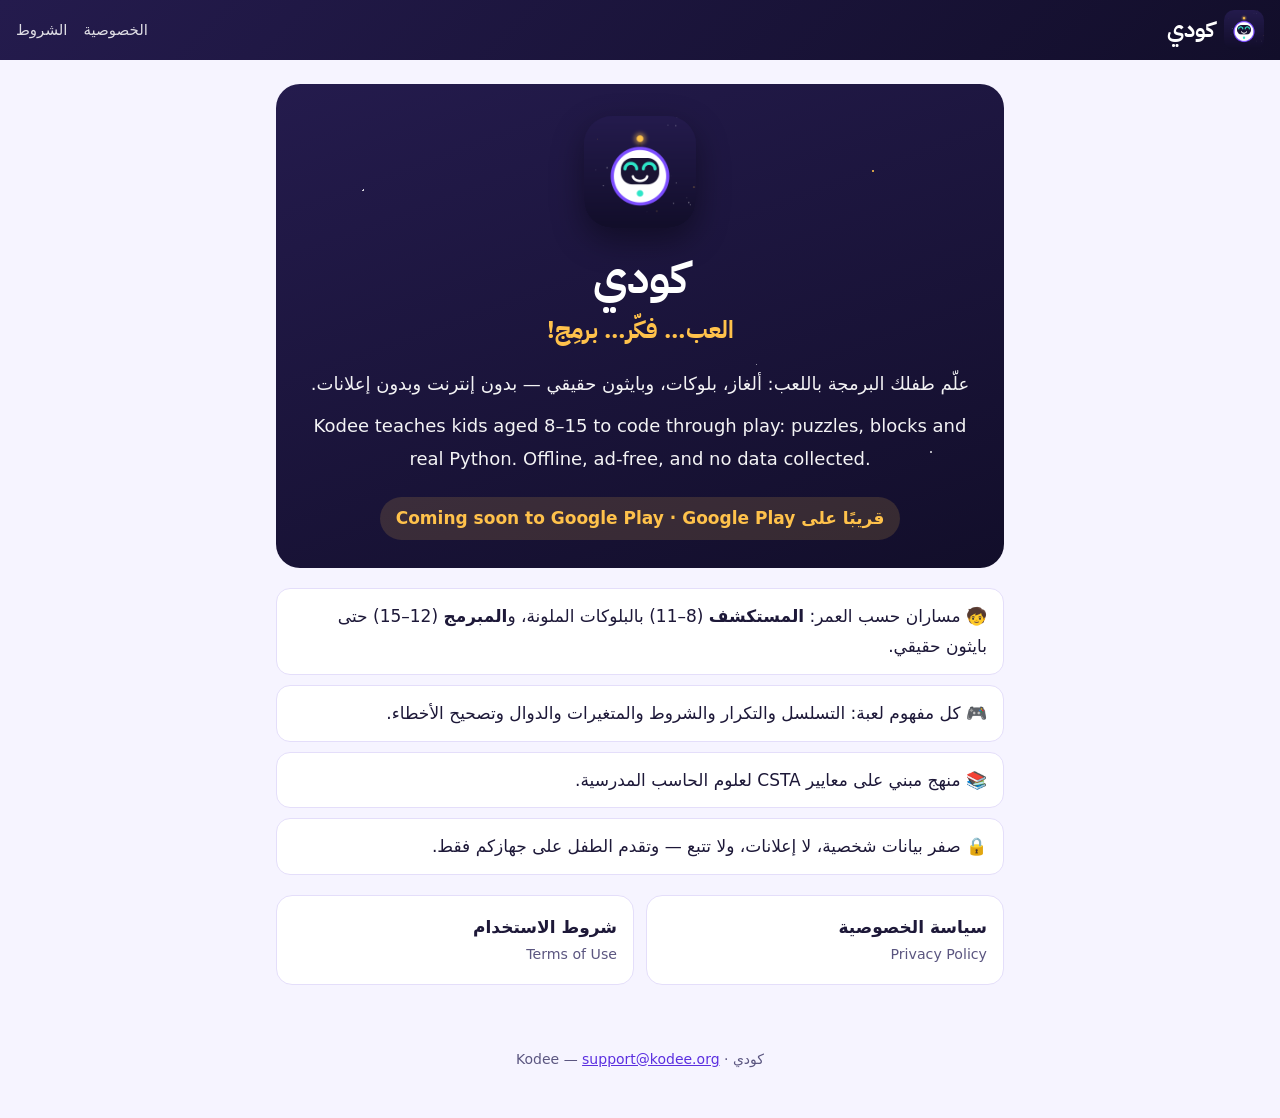
<file: index.html>
<!doctype html>
<html lang="ar" dir="rtl">
<head>
<meta charset="utf-8">
<meta name="viewport" content="width=device-width, initial-scale=1">
<title>كودي — العب… فكّر… برمِج!</title>
<meta name="description" content="كودي يعلّم الأطفال من 8 إلى 15 سنة البرمجة باللعب: ألغاز وبلوكات وبايثون حقيقي، بدون إنترنت وبدون إعلانات.">
<meta name="color-scheme" content="light dark">
<link rel="icon" type="image/png" href="assets/icon.png">
<link rel="stylesheet" href="assets/site.css">
</head>
<body>
<header class="top">
<a class="brand" href="./"><img src="assets/icon.png" alt="" width="40" height="40"><span>كودي</span></a>
<nav><a href="privacy/">الخصوصية</a><a href="terms/">الشروط</a></nav>
</header>
<main>
<section class="hero">
<img class="hero-icon" src="assets/icon.png" alt="أيقونة كودي: وجه الروبوت بوجي" width="112" height="112">
<h1>كودي</h1>
<p class="slogan">العب… فكّر… برمِج!</p>
<p class="lead">علّم طفلك البرمجة باللعب: ألغاز، بلوكات، وبايثون حقيقي — بدون إنترنت وبدون إعلانات.</p>
<p class="lead" lang="en" dir="ltr">Kodee teaches kids aged 8–15 to code through play: puzzles, blocks and real Python. Offline, ad-free, and no data collected.</p>
<p class="soon">قريبًا على Google Play · <span lang="en" dir="ltr">Coming soon to Google Play</span></p>
</section>
<ul class="facts">
<li>🧒 مساران حسب العمر: <b>المستكشف</b> (8–11) بالبلوكات الملونة، و<b>المبرمج</b> (12–15) حتى بايثون حقيقي.</li>
<li>🎮 كل مفهوم لعبة: التسلسل والتكرار والشروط والمتغيرات والدوال وتصحيح الأخطاء.</li>
<li>📚 منهج مبني على معايير CSTA لعلوم الحاسب المدرسية.</li>
<li>🔒 صفر بيانات شخصية، لا إعلانات، ولا تتبع — وتقدم الطفل على جهازكم فقط.</li>
</ul>
<nav class="links" aria-label="الوثائق">
<a class="card" href="privacy/">سياسة الخصوصية<small lang="en">Privacy Policy</small></a>
<a class="card" href="terms/">شروط الاستخدام<small lang="en">Terms of Use</small></a>
</nav>
</main>
<footer>
<p>كودي · Kodee — <a href="mailto:support@kodee.org">support@kodee.org</a></p>
</footer>
</body>
</html>
</file>
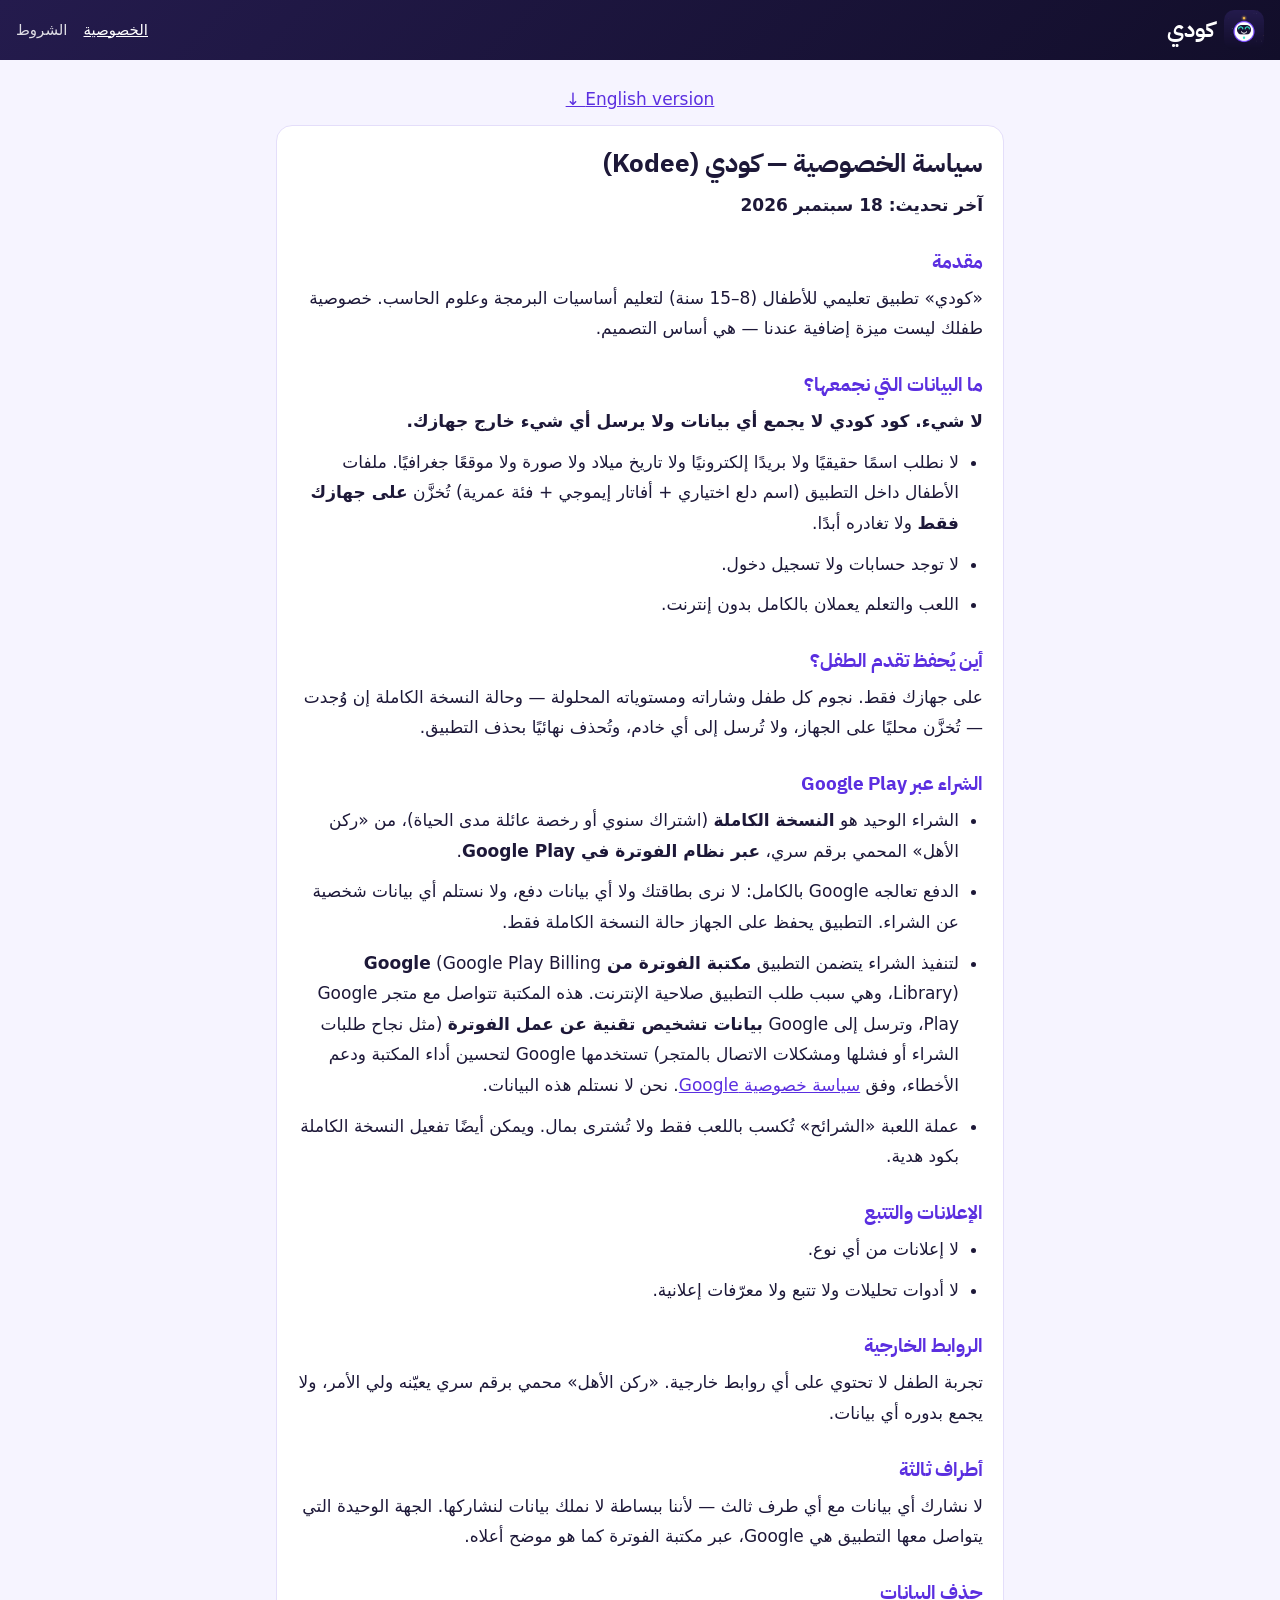
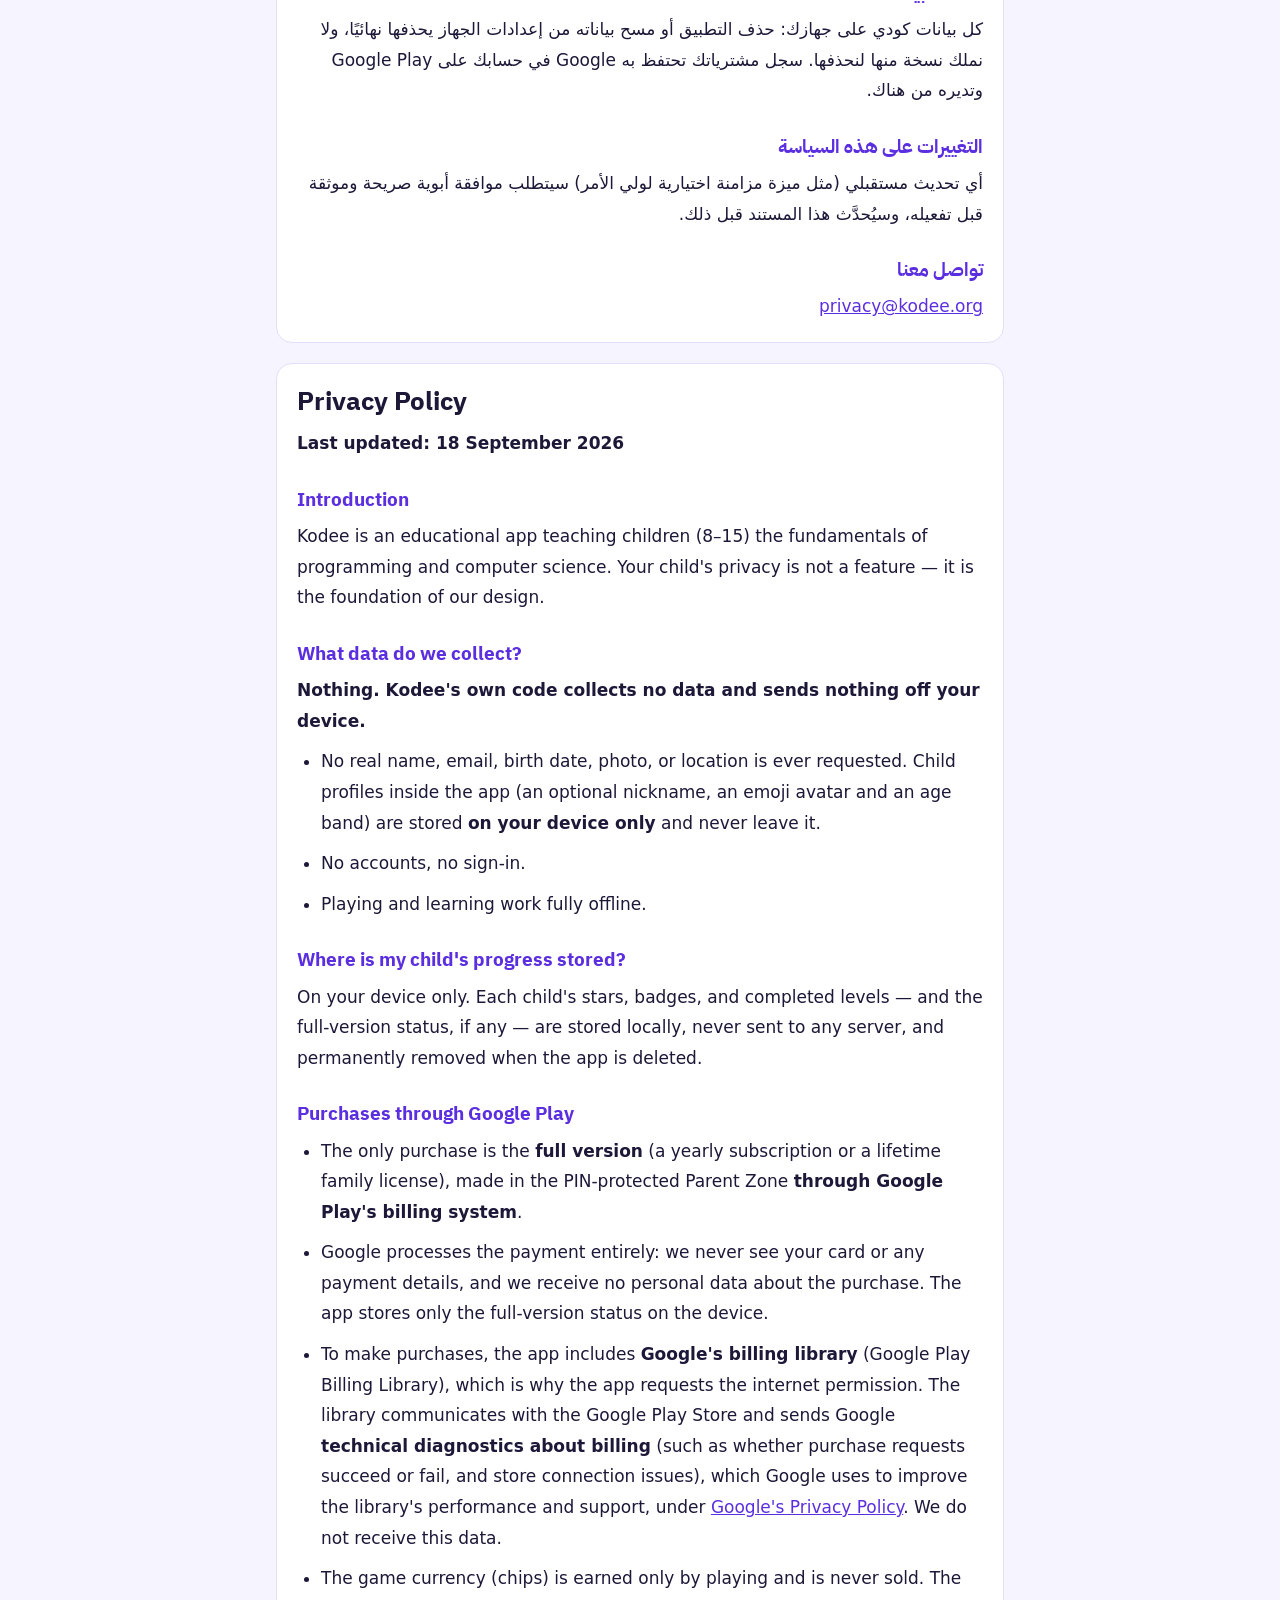
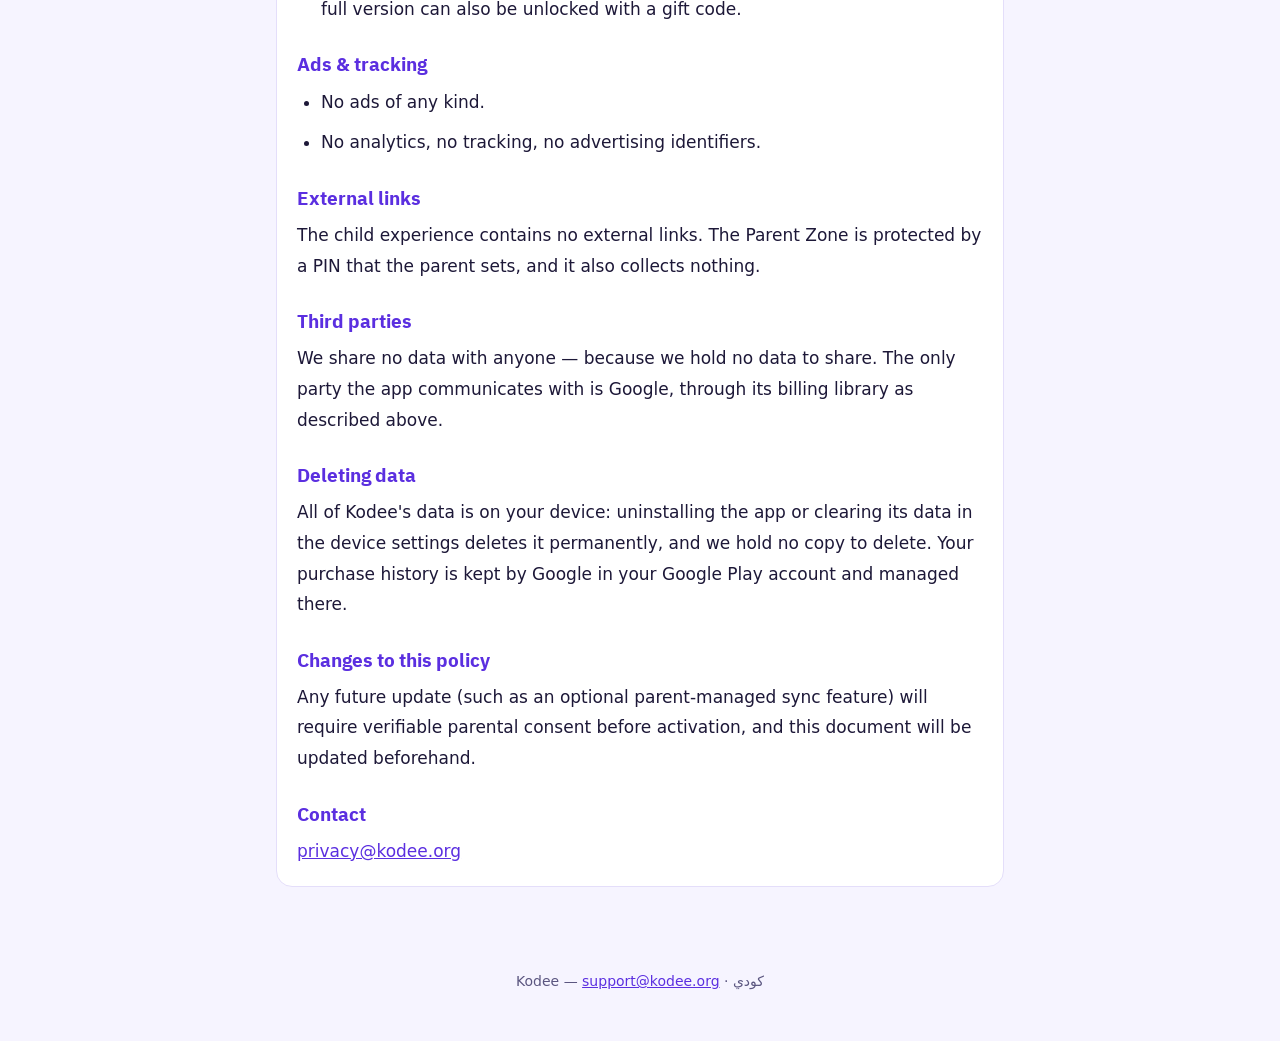
<file: privacy/index.html>
<!doctype html>
<html lang="ar" dir="rtl">
<head>
<meta charset="utf-8">
<meta name="viewport" content="width=device-width, initial-scale=1">
<title>سياسة الخصوصية — كودي (Kodee) | Privacy Policy</title>
<meta name="description" content="سياسة الخصوصية — كودي (Kodee) — Privacy Policy">
<meta name="color-scheme" content="light dark">
<link rel="icon" type="image/png" href="../assets/icon.png">
<link rel="stylesheet" href="../assets/site.css">
</head>
<body>
<header class="top">
<a class="brand" href="../"><img src="../assets/icon.png" alt="" width="40" height="40"><span>كودي</span></a>
<nav><a href="../privacy/" aria-current="page">الخصوصية</a><a href="../terms/">الشروط</a></nav>
</header>
<main>
<article class="doc">
<p class="jump"><a href="#en" lang="en">English version ↓</a></p>
<section lang="ar" dir="rtl">
<h1>سياسة الخصوصية — كودي (Kodee)</h1>
<p><strong>آخر تحديث: 18 سبتمبر 2026</strong></p>
<h2>مقدمة</h2>
<p>«كودي» تطبيق تعليمي للأطفال (8–15 سنة) لتعليم أساسيات البرمجة وعلوم الحاسب. خصوصية طفلك ليست ميزة إضافية عندنا — هي أساس التصميم.</p>
<h2>ما البيانات التي نجمعها؟</h2>
<p><strong>لا شيء. كود كودي لا يجمع أي بيانات ولا يرسل أي شيء خارج جهازك.</strong></p>
<ul>
<li>لا نطلب اسمًا حقيقيًا ولا بريدًا إلكترونيًا ولا تاريخ ميلاد ولا صورة ولا موقعًا جغرافيًا. ملفات الأطفال داخل التطبيق (اسم دلع اختياري + أفاتار إيموجي + فئة عمرية) تُخزَّن <strong>على جهازك فقط</strong> ولا تغادره أبدًا.</li>
<li>لا توجد حسابات ولا تسجيل دخول.</li>
<li>اللعب والتعلم يعملان بالكامل بدون إنترنت.</li>
</ul>
<h2>أين يُحفظ تقدم الطفل؟</h2>
<p>على جهازك فقط. نجوم كل طفل وشاراته ومستوياته المحلولة — وحالة النسخة الكاملة إن وُجدت — تُخزَّن محليًا على الجهاز، ولا تُرسل إلى أي خادم، وتُحذف نهائيًا بحذف التطبيق.</p>
<h2>الشراء عبر Google Play</h2>
<ul>
<li>الشراء الوحيد هو <strong>النسخة الكاملة</strong> (اشتراك سنوي أو رخصة عائلة مدى الحياة)، من «ركن الأهل» المحمي برقم سري، <strong>عبر نظام الفوترة في Google Play</strong>.</li>
<li>الدفع تعالجه Google بالكامل: لا نرى بطاقتك ولا أي بيانات دفع، ولا نستلم أي بيانات شخصية عن الشراء. التطبيق يحفظ على الجهاز حالة النسخة الكاملة فقط.</li>
<li>لتنفيذ الشراء يتضمن التطبيق <strong>مكتبة الفوترة من Google</strong> (Google Play Billing Library)، وهي سبب طلب التطبيق صلاحية الإنترنت. هذه المكتبة تتواصل مع متجر Google Play، وترسل إلى Google <strong>بيانات تشخيص تقنية عن عمل الفوترة</strong> (مثل نجاح طلبات الشراء أو فشلها ومشكلات الاتصال بالمتجر) تستخدمها Google لتحسين أداء المكتبة ودعم الأخطاء، وفق <a href="https://policies.google.com/privacy" rel="noopener noreferrer">سياسة خصوصية Google</a>. نحن لا نستلم هذه البيانات.</li>
<li>عملة اللعبة «الشرائح» تُكسب باللعب فقط ولا تُشترى بمال. ويمكن أيضًا تفعيل النسخة الكاملة بكود هدية.</li>
</ul>
<h2>الإعلانات والتتبع</h2>
<ul>
<li>لا إعلانات من أي نوع.</li>
<li>لا أدوات تحليلات ولا تتبع ولا معرّفات إعلانية.</li>
</ul>
<h2>الروابط الخارجية</h2>
<p>تجربة الطفل لا تحتوي على أي روابط خارجية. «ركن الأهل» محمي برقم سري يعيّنه ولي الأمر، ولا يجمع بدوره أي بيانات.</p>
<h2>أطراف ثالثة</h2>
<p>لا نشارك أي بيانات مع أي طرف ثالث — لأننا ببساطة لا نملك بيانات لنشاركها. الجهة الوحيدة التي يتواصل معها التطبيق هي Google، عبر مكتبة الفوترة كما هو موضح أعلاه.</p>
<h2>حذف البيانات</h2>
<p>كل بيانات كودي على جهازك: حذف التطبيق أو مسح بياناته من إعدادات الجهاز يحذفها نهائيًا، ولا نملك نسخة منها لنحذفها. سجل مشترياتك تحتفظ به Google في حسابك على Google Play وتديره من هناك.</p>
<h2>التغييرات على هذه السياسة</h2>
<p>أي تحديث مستقبلي (مثل ميزة مزامنة اختيارية لولي الأمر) سيتطلب موافقة أبوية صريحة وموثقة قبل تفعيله، وسيُحدَّث هذا المستند قبل ذلك.</p>
<h2>تواصل معنا</h2>
<p><a href="mailto:privacy@kodee.org">privacy@kodee.org</a></p>
</section>
<section lang="en" dir="ltr" id="en">
<h1>Privacy Policy</h1>
<p><strong>Last updated: 18 September 2026</strong></p>
<h2>Introduction</h2>
<p>Kodee is an educational app teaching children (8–15) the fundamentals of programming and computer science. Your child's privacy is not a feature — it is the foundation of our design.</p>
<h2>What data do we collect?</h2>
<p><strong>Nothing. Kodee's own code collects no data and sends nothing off your device.</strong></p>
<ul>
<li>No real name, email, birth date, photo, or location is ever requested. Child profiles inside the app (an optional nickname, an emoji avatar and an age band) are stored <strong>on your device only</strong> and never leave it.</li>
<li>No accounts, no sign-in.</li>
<li>Playing and learning work fully offline.</li>
</ul>
<h2>Where is my child's progress stored?</h2>
<p>On your device only. Each child's stars, badges, and completed levels — and the full-version status, if any — are stored locally, never sent to any server, and permanently removed when the app is deleted.</p>
<h2>Purchases through Google Play</h2>
<ul>
<li>The only purchase is the <strong>full version</strong> (a yearly subscription or a lifetime family license), made in the PIN-protected Parent Zone <strong>through Google Play's billing system</strong>.</li>
<li>Google processes the payment entirely: we never see your card or any payment details, and we receive no personal data about the purchase. The app stores only the full-version status on the device.</li>
<li>To make purchases, the app includes <strong>Google's billing library</strong> (Google Play Billing Library), which is why the app requests the internet permission. The library communicates with the Google Play Store and sends Google <strong>technical diagnostics about billing</strong> (such as whether purchase requests succeed or fail, and store connection issues), which Google uses to improve the library's performance and support, under <a href="https://policies.google.com/privacy" rel="noopener noreferrer">Google's Privacy Policy</a>. We do not receive this data.</li>
<li>The game currency (chips) is earned only by playing and is never sold. The full version can also be unlocked with a gift code.</li>
</ul>
<h2>Ads &amp; tracking</h2>
<ul>
<li>No ads of any kind.</li>
<li>No analytics, no tracking, no advertising identifiers.</li>
</ul>
<h2>External links</h2>
<p>The child experience contains no external links. The Parent Zone is protected by a PIN that the parent sets, and it also collects nothing.</p>
<h2>Third parties</h2>
<p>We share no data with anyone — because we hold no data to share. The only party the app communicates with is Google, through its billing library as described above.</p>
<h2>Deleting data</h2>
<p>All of Kodee's data is on your device: uninstalling the app or clearing its data in the device settings deletes it permanently, and we hold no copy to delete. Your purchase history is kept by Google in your Google Play account and managed there.</p>
<h2>Changes to this policy</h2>
<p>Any future update (such as an optional parent-managed sync feature) will require verifiable parental consent before activation, and this document will be updated beforehand.</p>
<h2>Contact</h2>
<p><a href="mailto:privacy@kodee.org">privacy@kodee.org</a></p>
</section>
</article>
</main>
<footer>
<p>كودي · Kodee — <a href="mailto:support@kodee.org">support@kodee.org</a></p>
</footer>
</body>
</html>
</file>
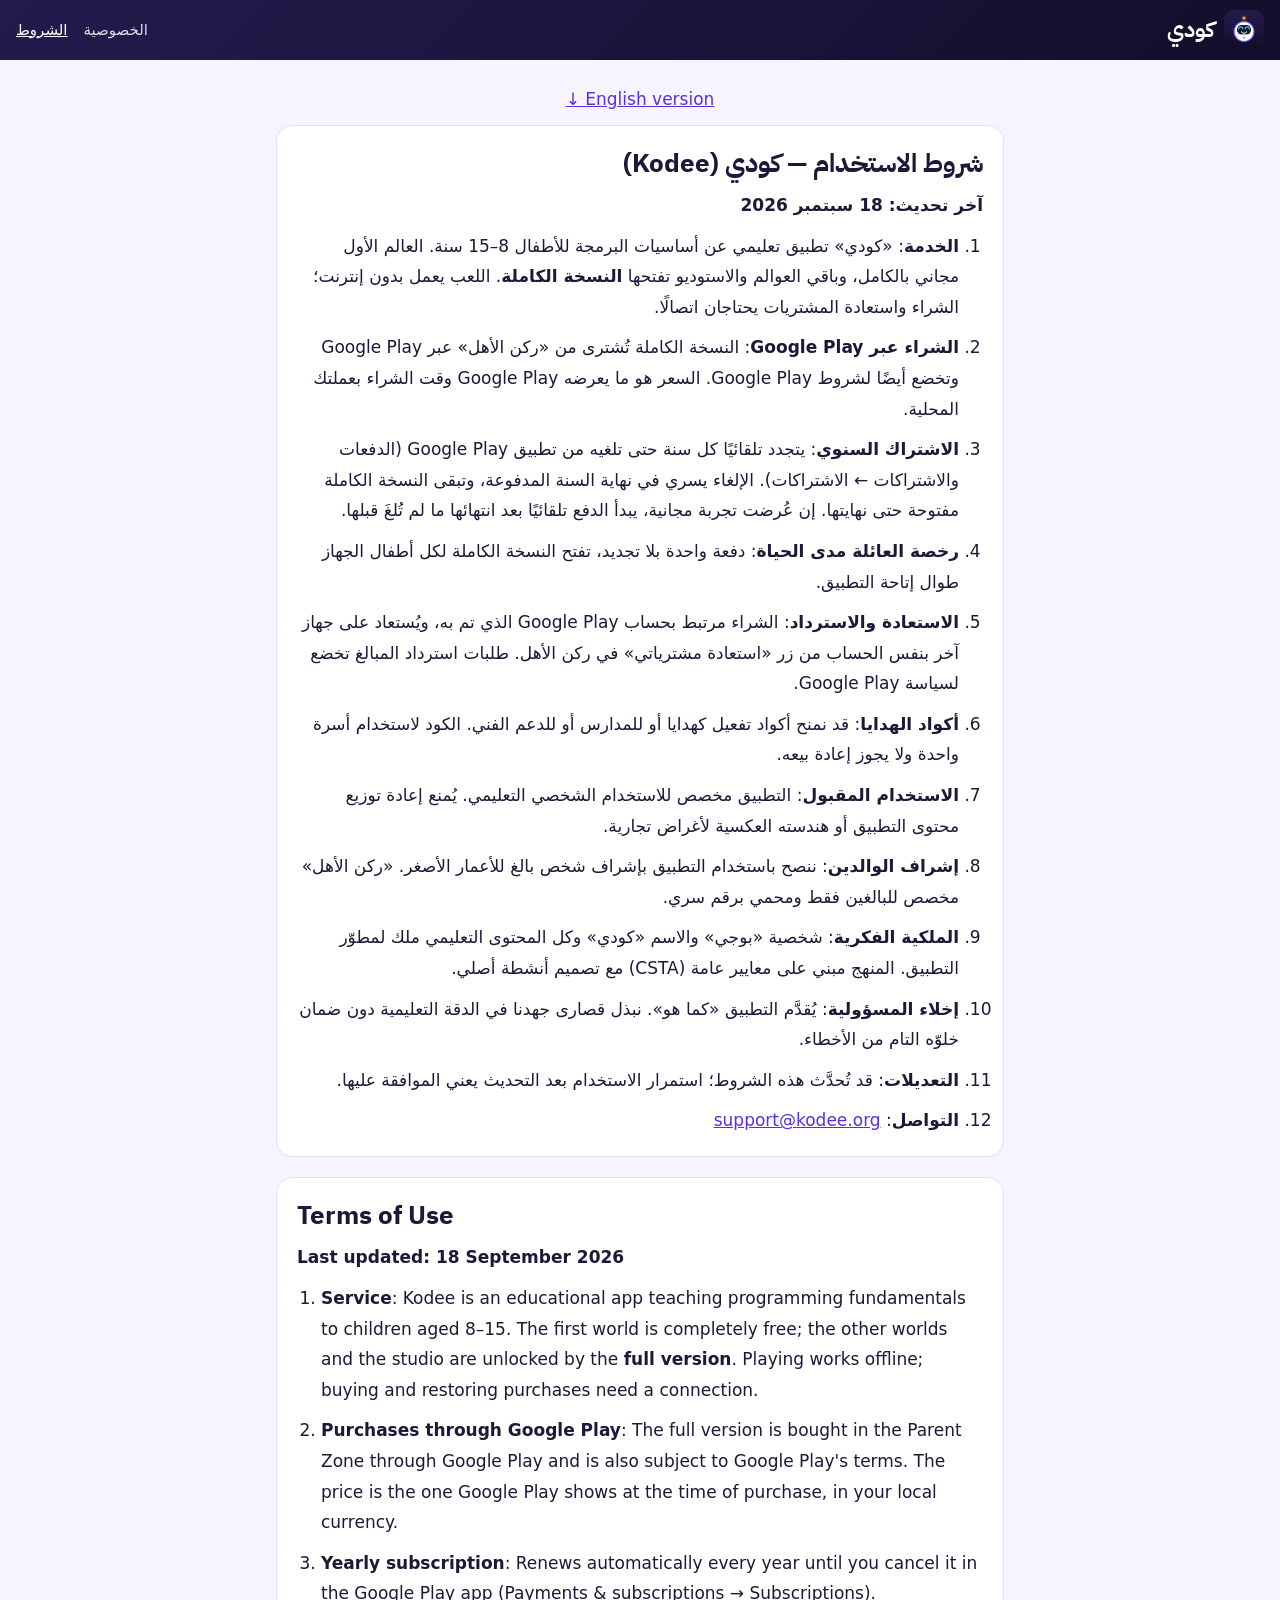
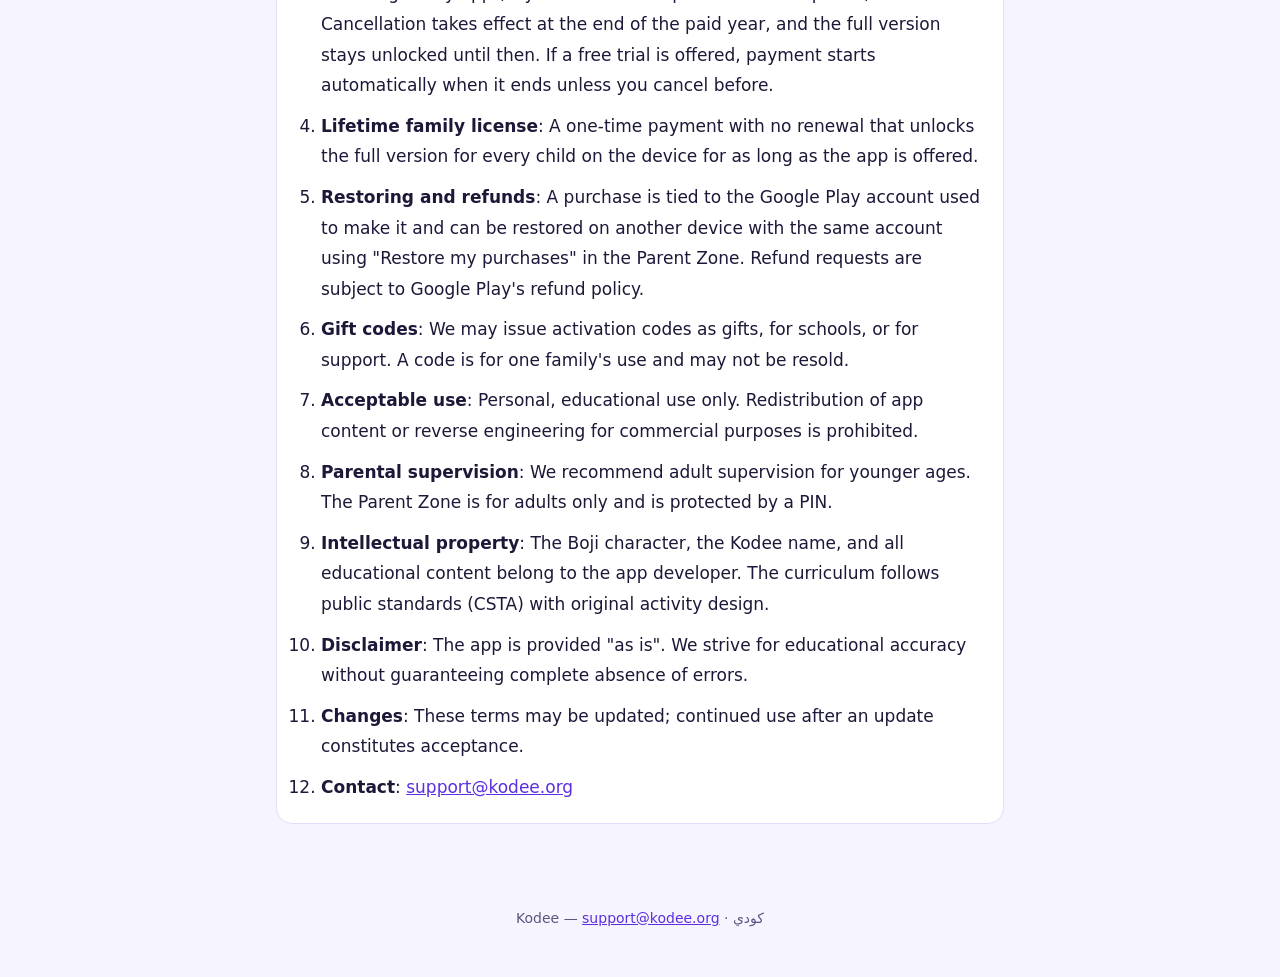
<file: terms/index.html>
<!doctype html>
<html lang="ar" dir="rtl">
<head>
<meta charset="utf-8">
<meta name="viewport" content="width=device-width, initial-scale=1">
<title>شروط الاستخدام — كودي (Kodee) | Terms of Use</title>
<meta name="description" content="شروط الاستخدام — كودي (Kodee) — Terms of Use">
<meta name="color-scheme" content="light dark">
<link rel="icon" type="image/png" href="../assets/icon.png">
<link rel="stylesheet" href="../assets/site.css">
</head>
<body>
<header class="top">
<a class="brand" href="../"><img src="../assets/icon.png" alt="" width="40" height="40"><span>كودي</span></a>
<nav><a href="../privacy/">الخصوصية</a><a href="../terms/" aria-current="page">الشروط</a></nav>
</header>
<main>
<article class="doc">
<p class="jump"><a href="#en" lang="en">English version ↓</a></p>
<section lang="ar" dir="rtl">
<h1>شروط الاستخدام — كودي (Kodee)</h1>
<p><strong>آخر تحديث: 18 سبتمبر 2026</strong></p>
<ol>
<li><strong>الخدمة</strong>: «كودي» تطبيق تعليمي عن أساسيات البرمجة للأطفال 8–15 سنة. العالم الأول مجاني بالكامل، وباقي العوالم والاستوديو تفتحها <strong>النسخة الكاملة</strong>. اللعب يعمل بدون إنترنت؛ الشراء واستعادة المشتريات يحتاجان اتصالًا.</li>
<li><strong>الشراء عبر Google Play</strong>: النسخة الكاملة تُشترى من «ركن الأهل» عبر Google Play وتخضع أيضًا لشروط Google Play. السعر هو ما يعرضه Google Play وقت الشراء بعملتك المحلية.</li>
<li><strong>الاشتراك السنوي</strong>: يتجدد تلقائيًا كل سنة حتى تلغيه من تطبيق Google Play (الدفعات والاشتراكات ← الاشتراكات). الإلغاء يسري في نهاية السنة المدفوعة، وتبقى النسخة الكاملة مفتوحة حتى نهايتها. إن عُرضت تجربة مجانية، يبدأ الدفع تلقائيًا بعد انتهائها ما لم تُلغَ قبلها.</li>
<li><strong>رخصة العائلة مدى الحياة</strong>: دفعة واحدة بلا تجديد، تفتح النسخة الكاملة لكل أطفال الجهاز طوال إتاحة التطبيق.</li>
<li><strong>الاستعادة والاسترداد</strong>: الشراء مرتبط بحساب Google Play الذي تم به، ويُستعاد على جهاز آخر بنفس الحساب من زر «استعادة مشترياتي» في ركن الأهل. طلبات استرداد المبالغ تخضع لسياسة Google Play.</li>
<li><strong>أكواد الهدايا</strong>: قد نمنح أكواد تفعيل كهدايا أو للمدارس أو للدعم الفني. الكود لاستخدام أسرة واحدة ولا يجوز إعادة بيعه.</li>
<li><strong>الاستخدام المقبول</strong>: التطبيق مخصص للاستخدام الشخصي التعليمي. يُمنع إعادة توزيع محتوى التطبيق أو هندسته العكسية لأغراض تجارية.</li>
<li><strong>إشراف الوالدين</strong>: ننصح باستخدام التطبيق بإشراف شخص بالغ للأعمار الأصغر. «ركن الأهل» مخصص للبالغين فقط ومحمي برقم سري.</li>
<li><strong>الملكية الفكرية</strong>: شخصية «بوجي» والاسم «كودي» وكل المحتوى التعليمي ملك لمطوّر التطبيق. المنهج مبني على معايير عامة (CSTA) مع تصميم أنشطة أصلي.</li>
<li><strong>إخلاء المسؤولية</strong>: يُقدَّم التطبيق «كما هو». نبذل قصارى جهدنا في الدقة التعليمية دون ضمان خلوّه التام من الأخطاء.</li>
<li><strong>التعديلات</strong>: قد تُحدَّث هذه الشروط؛ استمرار الاستخدام بعد التحديث يعني الموافقة عليها.</li>
<li><strong>التواصل</strong>: <a href="mailto:support@kodee.org">support@kodee.org</a></li>
</ol>
</section>
<section lang="en" dir="ltr" id="en">
<h1>Terms of Use</h1>
<p><strong>Last updated: 18 September 2026</strong></p>
<ol>
<li><strong>Service</strong>: Kodee is an educational app teaching programming fundamentals to children aged 8–15. The first world is completely free; the other worlds and the studio are unlocked by the <strong>full version</strong>. Playing works offline; buying and restoring purchases need a connection.</li>
<li><strong>Purchases through Google Play</strong>: The full version is bought in the Parent Zone through Google Play and is also subject to Google Play's terms. The price is the one Google Play shows at the time of purchase, in your local currency.</li>
<li><strong>Yearly subscription</strong>: Renews automatically every year until you cancel it in the Google Play app (Payments &amp; subscriptions → Subscriptions). Cancellation takes effect at the end of the paid year, and the full version stays unlocked until then. If a free trial is offered, payment starts automatically when it ends unless you cancel before.</li>
<li><strong>Lifetime family license</strong>: A one-time payment with no renewal that unlocks the full version for every child on the device for as long as the app is offered.</li>
<li><strong>Restoring and refunds</strong>: A purchase is tied to the Google Play account used to make it and can be restored on another device with the same account using &quot;Restore my purchases&quot; in the Parent Zone. Refund requests are subject to Google Play's refund policy.</li>
<li><strong>Gift codes</strong>: We may issue activation codes as gifts, for schools, or for support. A code is for one family's use and may not be resold.</li>
<li><strong>Acceptable use</strong>: Personal, educational use only. Redistribution of app content or reverse engineering for commercial purposes is prohibited.</li>
<li><strong>Parental supervision</strong>: We recommend adult supervision for younger ages. The Parent Zone is for adults only and is protected by a PIN.</li>
<li><strong>Intellectual property</strong>: The Boji character, the Kodee name, and all educational content belong to the app developer. The curriculum follows public standards (CSTA) with original activity design.</li>
<li><strong>Disclaimer</strong>: The app is provided &quot;as is&quot;. We strive for educational accuracy without guaranteeing complete absence of errors.</li>
<li><strong>Changes</strong>: These terms may be updated; continued use after an update constitutes acceptance.</li>
<li><strong>Contact</strong>: <a href="mailto:support@kodee.org">support@kodee.org</a></li>
</ol>
</section>
</article>
</main>
<footer>
<p>كودي · Kodee — <a href="mailto:support@kodee.org">support@kodee.org</a></p>
</footer>
</body>
</html>
</file>
<file: assets/site.css>
@font-face {
  font-family: "IBM Plex Sans Arabic";
  src: url("fonts/IBMPlexSansArabic-Bold.ttf") format("truetype");
  font-weight: 700;
  font-display: swap;
}

:root {
  --night-1: #241B4D;
  --night-2: #120E2A;
  --mango: #FFC24B;
  --bg: #F6F4FF;
  --card: #FFFFFF;
  --ink: #1D1838;
  --muted: #5B5680;
  --line: #E4DEFA;
  --link: #5B2FE0;
  --heading: #5B2FE0;
}

@media (prefers-color-scheme: dark) {
  :root {
    --bg: #120E2A;
    --card: #1B1540;
    --ink: #F1EEFF;
    --muted: #B9B2DD;
    --line: #2F2763;
    --link: #C4B0FF;
    --heading: #C4B0FF;
  }
}

* { box-sizing: border-box; }

html { -webkit-text-size-adjust: 100%; }

body {
  margin: 0;
  background: var(--bg);
  color: var(--ink);
  font: 17px/1.8 system-ui, "Segoe UI", Tahoma, "Noto Sans Arabic",
    "Noto Naskh Arabic", "Geeza Pro", sans-serif;
}

h1, h2, .brand span, .slogan {
  font-family: "IBM Plex Sans Arabic", system-ui, "Segoe UI", Tahoma, sans-serif;
  font-weight: 700;
}

a { color: var(--link); }

.top {
  display: flex;
  align-items: center;
  justify-content: space-between;
  gap: 12px;
  padding: 10px 16px;
  color: #fff;
  background: linear-gradient(135deg, var(--night-1), var(--night-2));
}

.brand {
  display: flex;
  align-items: center;
  gap: 10px;
  color: #fff;
  font-size: 22px;
  text-decoration: none;
}

.brand img { border-radius: 10px; }

.top nav { display: flex; flex-wrap: wrap; gap: 16px; }

.top nav a {
  color: #fff;
  font-size: 15px;
  opacity: 0.85;
  text-decoration: none;
}

.top nav a:hover,
.top nav a[aria-current="page"] { opacity: 1; text-decoration: underline; }

main { max-width: 760px; margin: 0 auto; padding: 24px 16px 40px; }

.hero {
  padding: 32px 20px 28px;
  border-radius: 24px;
  color: #fff;
  text-align: center;
  background:
    radial-gradient(2px 2px at 12% 22%, #ffffffcc 50%, transparent 51%),
    radial-gradient(1.5px 1.5px at 28% 70%, #ffffff99 50%, transparent 51%),
    radial-gradient(2.5px 2.5px at 82% 18%, #FFC24Bcc 50%, transparent 51%),
    radial-gradient(1.5px 1.5px at 66% 58%, #ffffff88 50%, transparent 51%),
    radial-gradient(2px 2px at 90% 76%, #ffffffaa 50%, transparent 51%),
    radial-gradient(1.5px 1.5px at 45% 12%, #ffffff99 50%, transparent 51%),
    linear-gradient(160deg, var(--night-1), var(--night-2));
}

.hero-icon { border-radius: 28px; box-shadow: 0 12px 32px #0006; }

.hero h1 { margin: 12px 0 0; font-size: 44px; line-height: 1.3; }

.slogan { margin: 2px 0 16px; color: var(--mango); font-size: 24px; }

.lead { margin: 0 0 10px; font-size: 18px; opacity: 0.95; }

.soon {
  display: inline-block;
  margin: 12px 0 0;
  padding: 6px 16px;
  border-radius: 999px;
  color: var(--mango);
  background: #FFC24B26;
  font-weight: 600;
}

.facts { margin: 20px 0; padding: 0; list-style: none; }

.facts li,
.card,
.doc section {
  background: var(--card);
  border: 1px solid var(--line);
}

.facts li { margin: 10px 0; padding: 12px 16px; border-radius: 14px; }

.links { display: grid; grid-template-columns: 1fr 1fr; gap: 12px; }

.card {
  display: block;
  padding: 16px;
  border-radius: 16px;
  color: var(--ink);
  font-weight: 700;
  text-decoration: none;
}

.card:hover { border-color: var(--link); }

.card small { display: block; color: var(--muted); font-weight: 400; }

.jump { margin: 0 0 12px; text-align: center; }

.doc section { margin-bottom: 20px; padding: 20px 20px 10px; border-radius: 16px; }

.doc h1 { margin: 0 0 8px; font-size: 26px; line-height: 1.4; }

.doc h2 { margin: 24px 0 4px; color: var(--heading); font-size: 19px; }

.doc p, .doc li { margin: 0 0 10px; }

.doc ul, .doc ol { margin: 0 0 10px; padding-inline-start: 24px; }

footer {
  padding: 8px 16px 32px;
  color: var(--muted);
  font-size: 14px;
  text-align: center;
}

@media (max-width: 480px) {
  .links { grid-template-columns: 1fr; }
  .hero h1 { font-size: 38px; }
}
</file>
